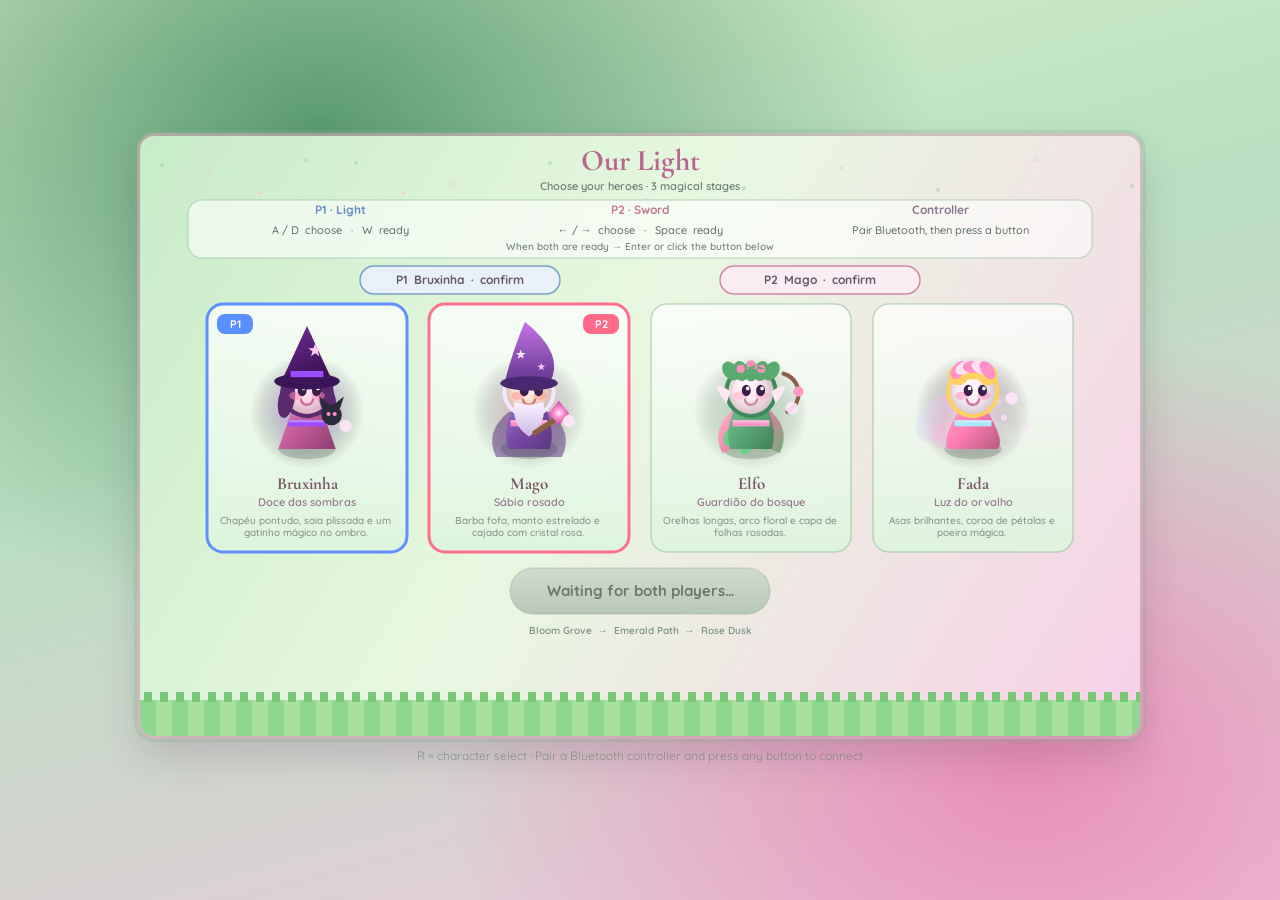
<file: index.html>
<!DOCTYPE html>
<html lang="en">
<head>
  <meta charset="UTF-8" />
  <meta name="viewport" content="width=device-width, initial-scale=1.0" />
  <title>Our Light — Local Co-op</title>
  <link rel="preconnect" href="https://fonts.googleapis.com" />
  <link rel="preconnect" href="https://fonts.gstatic.com" crossorigin />
  <link href="https://fonts.googleapis.com/css2?family=Quicksand:wght@400;600;700&family=Cormorant+Garamond:wght@600;700&display=swap" rel="stylesheet" />
  <style>
    * { margin: 0; padding: 0; box-sizing: border-box; }

    body {
      min-height: 100vh;
      display: flex;
      flex-direction: column;
      align-items: center;
      justify-content: center;
      gap: 12px;
      background:
        radial-gradient(ellipse at 25% 15%, #5a9a70 0%, transparent 45%),
        radial-gradient(ellipse at 80% 85%, #e890b8 0%, transparent 40%),
        linear-gradient(165deg, #d8f0c8 0%, #b8e0c0 40%, #f0c8e0 100%);
      font-family: "Quicksand", system-ui, sans-serif;
      color: #4a3860;
    }

    h1 { display: none; }

    .hint {
      font-size: 0.75rem;
      text-align: center;
      max-width: 640px;
      line-height: 1.4;
      color: #7a8a82;
      opacity: 0.85;
      order: 2;
    }

    canvas {
      display: block;
      border-radius: 14px;
      image-rendering: auto;
      order: 1;
      box-shadow:
        0 0 0 3px rgba(255, 170, 210, 0.4),
        0 0 0 6px rgba(120, 180, 130, 0.25),
        0 18px 40px rgba(80, 40, 80, 0.2);
    }
  </style>
</head>
<body>
  <canvas id="game" width="1000" height="600" aria-label="Our Light"></canvas>
  <p class="hint">R = character select · Pair a Bluetooth controller and press any button to connect</p>

  <script>
    /**
     * ═══════════════════════════════════════════════════════════════════════
     *  OUR LIGHT — soft-pixel co-op (split-screen)
     *  3 stages · Gamepad/Bluetooth · pink + green forest life
     * ═══════════════════════════════════════════════════════════════════════
     */

    const CANVAS_W = 1000;
    const CANVAS_H = 600;
    const VIEW_W = 500;
    const VIEW_H = 600;
    const PLAYER_RADIUS = 16;
    const ENEMY_RADIUS = 15;
    const LIGHT_RANGE = 230;
    const LIGHT_FOV = Math.PI / 2.6;
    const SWORD_RANGE = 52;
    const SWORD_DURATION = 0.2;
    const SHARED_MAX_HP = 100;
    const ENEMY_DAMAGE = 10;
    const ENEMY_TOUCH_COOLDOWN = 0.85;
    const DEADZONE = 0.28;

    // ── 3 stages (same maze layout, different living palette) ───────────────
    const STAGES = [
      {
        id: 1,
        name: "Bloom Grove",
        subtitle: "Petals & spring moss",
        floor: ["#c8ecc0", "#b4e0a8", "#9ed090"],
        grass: ["#7ecf78", "#68b868", "#a8e890"],
        wallLit: ["#8fd48a", "#6ebe68", "#52a850"],
        wallDim: ["#6aaa78", "#589868", "#487858"],
        trunk: ["#a87858", "#8a6048", "#6e4a38"],
        canopy: ["#6ecf80", "#90e0a0", "#ffb0d0", "#ffe0f0"],
        flowers: ["#ff90c0", "#ffb8d8", "#fff0a0", "#90e8b0", "#e8a0ff"],
        mist: "rgba(180, 230, 170, 0.35)",
        fog: "#2a4838",
        ambient: "#e8f8e0",
        particle: "rgba(255, 200, 230, 0.7)",
      },
      {
        id: 2,
        name: "Emerald Path",
        subtitle: "Deep green heart of the woods",
        floor: ["#98d888", "#7ec878", "#68b868"],
        grass: ["#50b060", "#3a9850", "#78d070"],
        wallLit: ["#58b868", "#40a058", "#2e8848"],
        wallDim: ["#3a8060", "#307050", "#285848"],
        trunk: ["#785840", "#5e4430", "#4a3428"],
        canopy: ["#40a858", "#58c070", "#88e098", "#c0f0c8"],
        flowers: ["#ffe080", "#ff90b0", "#a0ffc0", "#90d0ff", "#ffc090"],
        mist: "rgba(120, 200, 140, 0.4)",
        fog: "#1e4030",
        ambient: "#d0f0c8",
        particle: "rgba(180, 255, 200, 0.65)",
      },
      {
        id: 3,
        name: "Rose Dusk",
        subtitle: "Sunset meadow, soft pink light",
        floor: ["#e8d0b8", "#d8e8b0", "#c8d898"],
        grass: ["#a8c870", "#90b860", "#e8a0b8"],
        wallLit: ["#d898b0", "#b88098", "#88b878"],
        wallDim: ["#887868", "#6e6858", "#586850"],
        trunk: ["#906050", "#784838", "#603828"],
        canopy: ["#e890b8", "#f0b0d0", "#70c080", "#ffe8c0"],
        flowers: ["#ff70b0", "#ffd0e8", "#ffe8a0", "#c090ff", "#90e8c0"],
        mist: "rgba(255, 180, 210, 0.4)",
        fog: "#403040",
        ambient: "#f8e8f0",
        particle: "rgba(255, 160, 200, 0.75)",
      },
    ];

    const CHARACTERS = {
      bruxinha: {
        id: "bruxinha", name: "Bruxinha", title: "Doce das sombras",
        blurb: "Chapéu pontudo, saia plissada e um gatinho mágico no ombro.",
        skin: "#ffd4e8", blush: "#ff8ab8", hair: "#5a2a6e",
        outfit: "#c45a9a", accent: "#9b4dff", glow: "rgba(180, 100, 255, 0.55)",
      },
      mago: {
        id: "mago", name: "Mago", title: "Sábio rosado",
        blurb: "Barba fofa, manto estrelado e cajado com cristal rosa.",
        skin: "#ffe0d4", blush: "#ff9a8a", hair: "#f0e8ff",
        outfit: "#7a4aaa", accent: "#ff8ec8", glow: "rgba(255, 140, 200, 0.5)",
      },
      elfo: {
        id: "elfo", name: "Elfo", title: "Guardião do bosque",
        blurb: "Orelhas longas, arco floral e capa de folhas rosadas.",
        skin: "#ffe8f0", blush: "#ffb0c8", hair: "#3d8a5a",
        outfit: "#5aaa78", accent: "#ff9ac8", glow: "rgba(120, 220, 160, 0.45)",
      },
      fada: {
        id: "fada", name: "Fada", title: "Luz do orvalho",
        blurb: "Asas brilhantes, coroa de pétalas e poeira mágica.",
        skin: "#fff0f8", blush: "#ff90c0", hair: "#ffd060",
        outfit: "#ff7eb3", accent: "#a8e8ff", glow: "rgba(255, 200, 240, 0.65)",
      },
    };
    const CHAR_ORDER = ["bruxinha", "mago", "elfo", "fada"];

    // ── História de abertura (Raizancião) ───────────────────────────────────
    const STORY = {
      name: "Raizancião",
      title: "o Gigante das Raízes Antigas",
      pages: [
        "Ouçam bem, viajantes… Eu sou o Raizancião. Há mil invernos, abriguei esta floresta no meu peito de pedra, musgo e memória.",
        "Outrora, pétalas e luz dançavam entre as árvores. Mas a Sombra Cheia despertou — e fantasmas de capa roubaram o brilho dos bosques.",
        "Hoje, só quem carrega uma lanterna enxerga o caminho. E só quem empunha coragem pode ferir o que a escuridão esconde.",
        "Dois corações devem caminhar juntos: um para revelar, outro para proteger. Esse é o preço da luz — confiar quando um não vê o que o outro vê.",
        "Três bosques ainda clamam por socorro: o Jardim em Flor, a Trilha Esmeralda e o Crepúsculo Rosado. Derrotem os cinco fantasmas de cada um.",
        "Vocês já escolheram seu caminho. Agora entrem na floresta, acendam nossa esperança… e que a nossa luz nunca se apague.",
      ],
    };

    const clamp = (v, a, b) => Math.max(a, Math.min(b, v));
    const dist = (ax, ay, bx, by) => Math.hypot(bx - ax, by - ay);
    const pix = (v) => Math.round(v); // soft-pixel snap

    function pointInLightCone(px, py, ox, oy, angle, range, fov) {
      const dx = px - ox, dy = py - oy, d = Math.hypot(dx, dy);
      if (d > range) return false;
      if (d < 0.001) return true;
      let diff = Math.atan2(dy, dx) - angle;
      while (diff > Math.PI) diff -= Math.PI * 2;
      while (diff < -Math.PI) diff += Math.PI * 2;
      return Math.abs(diff) <= fov / 2;
    }

    function rectHitsLightCone(rect, ox, oy, angle, range, fov) {
      const s = [
        [rect.x + rect.w / 2, rect.y + rect.h / 2],
        [rect.x, rect.y], [rect.x + rect.w, rect.y],
        [rect.x, rect.y + rect.h], [rect.x + rect.w, rect.y + rect.h],
        [rect.x + rect.w / 2, rect.y], [rect.x + rect.w / 2, rect.y + rect.h],
        [rect.x, rect.y + rect.h / 2], [rect.x + rect.w, rect.y + rect.h / 2],
      ];
      return s.some(([x, y]) => pointInLightCone(x, y, ox, oy, angle, range, fov));
    }

    function circleHitsLightCone(cx, cy, r, ox, oy, angle, range, fov) {
      if (pointInLightCone(cx, cy, ox, oy, angle, range, fov)) return true;
      for (let i = 0; i < 10; i++) {
        const a = (i / 10) * Math.PI * 2;
        if (pointInLightCone(cx + Math.cos(a) * r, cy + Math.sin(a) * r, ox, oy, angle, range, fov)) return true;
      }
      return false;
    }

    function roundRect(ctx, x, y, w, h, r) {
      const rr = Math.min(r, w / 2, h / 2);
      ctx.beginPath();
      ctx.moveTo(x + rr, y);
      ctx.arcTo(x + w, y, x + w, y + h, rr);
      ctx.arcTo(x + w, y + h, x, y + h, rr);
      ctx.arcTo(x, y + h, x, y, rr);
      ctx.arcTo(x, y, x + w, y, rr);
      ctx.closePath();
    }

    function axisDead(v) {
      return Math.abs(v) < DEADZONE ? 0 : v;
    }

    // ═══════════════════════════════════════════════════════════════════════
    //  CharacterArt (unchanged look — soft shading + accessories)
    // ═══════════════════════════════════════════════════════════════════════
    const CharacterArt = {
      draw(ctx, charId, x, y, scale, facing, time, attacking, attackProgress) {
        const c = CHARACTERS[charId];
        ctx.save();
        ctx.translate(x, y);
        ctx.scale(scale, scale);

        ctx.beginPath();
        ctx.ellipse(0, 18, 14, 5, 0, 0, Math.PI * 2);
        ctx.fillStyle = "rgba(40, 60, 40, 0.22)";
        ctx.fill();

        const aura = ctx.createRadialGradient(0, 0, 2, 0, 0, 28);
        aura.addColorStop(0, c.glow);
        aura.addColorStop(1, "rgba(0,0,0,0)");
        ctx.fillStyle = aura;
        ctx.beginPath();
        ctx.arc(0, 0, 28, 0, Math.PI * 2);
        ctx.fill();

        if (charId === "fada") this._fairyWings(ctx, time);
        if (charId === "elfo") this._elfCape(ctx);
        if (charId === "mago") this._mageRobeBack(ctx);

        this._body(ctx, c, charId);
        this._head(ctx, c, charId, facing);

        if (charId === "bruxinha") this._witchExtras(ctx, c, time);
        if (charId === "mago") this._mageExtras(ctx, c, facing);
        if (charId === "elfo") this._elfExtras(ctx, c, facing);
        if (charId === "fada") this._fairyExtras(ctx, c, time);

        ctx.beginPath();
        ctx.arc(Math.cos(facing) * 20, Math.sin(facing) * 20, 3, 0, Math.PI * 2);
        ctx.fillStyle = "rgba(255, 230, 250, 0.9)";
        ctx.fill();

        if (attacking) {
          const p = attackProgress || 0;
          const sweep = Math.PI * 0.95;
          const start = facing - sweep / 2 + p * 0.25;
          const end = start + sweep * Math.min(1, p * 1.35);
          ctx.beginPath();
          ctx.arc(0, 0, 30, start, end);
          ctx.strokeStyle = `rgba(255, 180, 220, ${0.95 - p * 0.55})`;
          ctx.lineWidth = 5;
          ctx.lineCap = "round";
          ctx.stroke();
          ctx.beginPath();
          ctx.moveTo(0, 0);
          ctx.arc(0, 0, 26, start, end);
          ctx.closePath();
          ctx.fillStyle = `rgba(255, 140, 200, ${0.28 * (1 - p)})`;
          ctx.fill();
        }
        ctx.restore();
      },

      _body(ctx, c, charId) {
        const bodyGrad = ctx.createLinearGradient(-12, -4, 12, 16);
        bodyGrad.addColorStop(0, this._lighten(c.outfit, 0.25));
        bodyGrad.addColorStop(0.45, c.outfit);
        bodyGrad.addColorStop(1, this._darken(c.outfit, 0.25));
        ctx.beginPath();
        if (charId === "fada") {
          ctx.moveTo(-6, -2); ctx.quadraticCurveTo(-16, 14, -12, 18);
          ctx.lineTo(12, 18); ctx.quadraticCurveTo(16, 14, 6, -2);
        } else if (charId === "bruxinha") {
          ctx.moveTo(-7, -2); ctx.lineTo(-14, 18); ctx.lineTo(14, 18); ctx.lineTo(7, -2);
        } else {
          ctx.moveTo(-8, -2); ctx.quadraticCurveTo(-13, 10, -10, 18);
          ctx.lineTo(10, 18); ctx.quadraticCurveTo(13, 10, 8, -2);
        }
        ctx.closePath();
        ctx.fillStyle = bodyGrad;
        ctx.fill();
        ctx.fillStyle = c.accent;
        ctx.fillRect(-9, 4, 18, 3);
        ctx.fillStyle = "rgba(255,255,255,0.35)";
        ctx.fillRect(-9, 4, 18, 1);
      },

      _head(ctx, c, charId, facing) {
        ctx.beginPath();
        ctx.arc(0, -10, 13, 0, Math.PI * 2);
        ctx.fillStyle = c.hair;
        ctx.fill();

        const headGrad = ctx.createRadialGradient(-3, -13, 2, 0, -10, 12);
        headGrad.addColorStop(0, "#fff8fc");
        headGrad.addColorStop(0.4, c.skin);
        headGrad.addColorStop(1, this._darken(c.skin, 0.18));
        ctx.beginPath();
        ctx.arc(0, -10, 11, 0, Math.PI * 2);
        ctx.fillStyle = headGrad;
        ctx.fill();

        if (charId === "elfo") {
          ctx.fillStyle = c.skin;
          ctx.beginPath();
          ctx.moveTo(-10, -10); ctx.quadraticCurveTo(-22, -18, -12, -4); ctx.closePath(); ctx.fill();
          ctx.beginPath();
          ctx.moveTo(10, -10); ctx.quadraticCurveTo(22, -18, 12, -4); ctx.closePath(); ctx.fill();
        }

        ctx.fillStyle = c.hair;
        ctx.beginPath();
        ctx.ellipse(0, -16, 11, 6, 0, Math.PI, Math.PI * 2);
        ctx.fill();
        if (charId === "bruxinha") {
          ctx.beginPath();
          ctx.ellipse(-10, -6, 4, 9, 0.2, 0, Math.PI * 2);
          ctx.ellipse(10, -6, 4, 9, -0.2, 0, Math.PI * 2);
          ctx.fill();
        }
        if (charId === "fada") {
          ctx.beginPath();
          ctx.arc(-7, -18, 5, 0, Math.PI * 2);
          ctx.arc(7, -18, 5, 0, Math.PI * 2);
          ctx.fill();
        }

        ctx.fillStyle = c.blush;
        ctx.globalAlpha = 0.55;
        ctx.beginPath();
        ctx.ellipse(-5.5, -8, 3.2, 2, 0, 0, Math.PI * 2);
        ctx.ellipse(5.5, -8, 3.2, 2, 0, 0, Math.PI * 2);
        ctx.fill();
        ctx.globalAlpha = 1;

        const lookX = Math.cos(facing) * 1.2;
        ctx.fillStyle = "#3a2048";
        ctx.beginPath();
        ctx.ellipse(-3.5 + lookX, -10.5, 2.2, 2.8, 0, 0, Math.PI * 2);
        ctx.ellipse(3.5 + lookX, -10.5, 2.2, 2.8, 0, 0, Math.PI * 2);
        ctx.fill();
        ctx.fillStyle = "#fff";
        ctx.beginPath();
        ctx.arc(-2.8 + lookX, -11.5, 0.9, 0, Math.PI * 2);
        ctx.arc(4.2 + lookX, -11.5, 0.9, 0, Math.PI * 2);
        ctx.fill();

        ctx.strokeStyle = this._darken(c.blush, 0.2);
        ctx.lineWidth = 1.2;
        ctx.lineCap = "round";
        ctx.beginPath();
        ctx.arc(0, -6.5, 3, 0.15, Math.PI - 0.15);
        ctx.stroke();

        if (charId === "mago") {
          const beard = ctx.createLinearGradient(0, -4, 0, 10);
          beard.addColorStop(0, "#f8f0ff");
          beard.addColorStop(1, "#d0c0e8");
          ctx.fillStyle = beard;
          ctx.beginPath();
          ctx.moveTo(-7, -5);
          ctx.quadraticCurveTo(-9, 6, 0, 12);
          ctx.quadraticCurveTo(9, 6, 7, -5);
          ctx.quadraticCurveTo(0, -2, -7, -5);
          ctx.fill();
        }
      },

      _witchExtras(ctx, c, time) {
        const hat = ctx.createLinearGradient(-8, -40, 8, -8);
        hat.addColorStop(0, "#6b2a8a"); hat.addColorStop(0.5, "#4a1a68"); hat.addColorStop(1, "#2a0a40");
        ctx.fillStyle = hat;
        ctx.beginPath();
        ctx.moveTo(0, -42); ctx.lineTo(12, -16); ctx.lineTo(-12, -16); ctx.closePath();
        ctx.fill();
        ctx.beginPath();
        ctx.ellipse(0, -15, 16, 4, 0, 0, Math.PI * 2);
        ctx.fillStyle = "#3a1558";
        ctx.fill();
        ctx.fillStyle = c.accent;
        ctx.fillRect(-8, -20, 16, 3);
        this._star(ctx, 4, -30, 3.5, "#ffd0f0");

        const bob = Math.sin(time * 3) * 1.2;
        ctx.save();
        ctx.translate(12, 2 + bob);
        ctx.fillStyle = "#2a2a38";
        ctx.beginPath(); ctx.arc(0, 0, 5, 0, Math.PI * 2); ctx.fill();
        ctx.beginPath();
        ctx.moveTo(-4, -3); ctx.lineTo(-6, -9); ctx.lineTo(-1, -5);
        ctx.moveTo(4, -3); ctx.lineTo(6, -9); ctx.lineTo(1, -5);
        ctx.fill();
        ctx.fillStyle = "#ff90c8";
        ctx.beginPath();
        ctx.arc(-1.5, -0.5, 1, 0, Math.PI * 2);
        ctx.arc(1.5, -0.5, 1, 0, Math.PI * 2);
        ctx.fill();
        ctx.restore();
      },

      _mageRobeBack(ctx) {
        ctx.fillStyle = "rgba(80, 40, 120, 0.5)";
        ctx.beginPath();
        ctx.moveTo(-10, 0);
        ctx.quadraticCurveTo(-22, 10, -16, 22);
        ctx.lineTo(16, 22);
        ctx.quadraticCurveTo(22, 10, 10, 0);
        ctx.fill();
      },

      _mageExtras(ctx, c, facing) {
        const hat = ctx.createLinearGradient(0, -45, 0, -12);
        hat.addColorStop(0, "#c878e8"); hat.addColorStop(1, "#5a3088");
        ctx.fillStyle = hat;
        ctx.beginPath();
        ctx.moveTo(-2, -44);
        ctx.quadraticCurveTo(18, -28, 10, -14);
        ctx.lineTo(-12, -14);
        ctx.quadraticCurveTo(-8, -30, -2, -44);
        ctx.fill();
        ctx.beginPath();
        ctx.ellipse(0, -14, 14, 3.5, 0, 0, Math.PI * 2);
        ctx.fillStyle = "#4a2870";
        ctx.fill();
        this._star(ctx, -4, -28, 2.5, "#ffe8ff");
        this._star(ctx, 6, -22, 2, "#ffc0e8");

        const sx = Math.cos(facing + 0.4) * 18;
        const sy = Math.sin(facing + 0.4) * 18;
        ctx.strokeStyle = "#8a6040";
        ctx.lineWidth = 2.5;
        ctx.lineCap = "round";
        ctx.beginPath();
        ctx.moveTo(sx * 0.2, sy * 0.2 + 8);
        ctx.lineTo(sx, sy - 8);
        ctx.stroke();
        const cg = ctx.createRadialGradient(sx, sy - 10, 0, sx, sy - 10, 6);
        cg.addColorStop(0, "#fff0ff"); cg.addColorStop(0.4, "#ff90d0"); cg.addColorStop(1, "#c040a0");
        ctx.fillStyle = cg;
        ctx.beginPath();
        ctx.moveTo(sx, sy - 16); ctx.lineTo(sx + 5, sy - 10);
        ctx.lineTo(sx, sy - 4); ctx.lineTo(sx - 5, sy - 10);
        ctx.closePath();
        ctx.fill();
      },

      _elfCape(ctx) {
        const cape = ctx.createLinearGradient(-14, 0, 14, 20);
        cape.addColorStop(0, "#ffb0c8"); cape.addColorStop(0.5, "#e878a0"); cape.addColorStop(1, "#7aaa78");
        ctx.fillStyle = cape;
        ctx.beginPath();
        ctx.moveTo(-8, -2);
        ctx.quadraticCurveTo(-20, 8, -14, 20);
        ctx.lineTo(0, 14);
        ctx.lineTo(14, 20);
        ctx.quadraticCurveTo(20, 8, 8, -2);
        ctx.fill();
        ctx.fillStyle = "#6ecf88";
        for (const [lx, ly] of [[-10, 12], [8, 14], [-2, 16]]) {
          ctx.beginPath();
          ctx.ellipse(lx, ly, 3, 5, 0.4, 0, Math.PI * 2);
          ctx.fill();
        }
      },

      _elfExtras(ctx, c, facing) {
        ctx.fillStyle = "#5aaa70";
        for (let i = -2; i <= 2; i++) {
          ctx.beginPath();
          ctx.ellipse(i * 5, -20, 3.5, 5, i * 0.3, 0, Math.PI * 2);
          ctx.fill();
        }
        ctx.fillStyle = "#ff90b8";
        ctx.beginPath();
        ctx.arc(-5, -21, 2, 0, Math.PI * 2);
        ctx.arc(5, -21, 2, 0, Math.PI * 2);
        ctx.arc(0, -23, 2.2, 0, Math.PI * 2);
        ctx.fill();
        const ax = Math.cos(facing - 0.5) * 16;
        const ay = Math.sin(facing - 0.5) * 16;
        ctx.strokeStyle = "#8a6048";
        ctx.lineWidth = 2;
        ctx.beginPath();
        ctx.arc(ax, ay, 10, facing - 1.2, facing + 1.2);
        ctx.stroke();
        ctx.fillStyle = c.accent;
        ctx.beginPath();
        ctx.arc(ax + Math.cos(facing) * 10, ay + Math.sin(facing) * 10, 2.5, 0, Math.PI * 2);
        ctx.fill();
      },

      _fairyWings(ctx, time) {
        const flap = Math.sin(time * 8) * 0.25;
        ctx.save();
        ctx.globalAlpha = 0.55;
        const wg = ctx.createLinearGradient(-28, -10, -4, 8);
        wg.addColorStop(0, "rgba(200, 240, 255, 0.9)");
        wg.addColorStop(0.5, "rgba(255, 180, 230, 0.7)");
        wg.addColorStop(1, "rgba(255, 255, 255, 0.2)");
        ctx.save(); ctx.rotate(-0.4 + flap);
        ctx.fillStyle = wg;
        ctx.beginPath(); ctx.ellipse(-16, -4, 14, 9, -0.3, 0, Math.PI * 2); ctx.fill();
        ctx.beginPath(); ctx.ellipse(-14, 6, 10, 7, 0.2, 0, Math.PI * 2); ctx.fill();
        ctx.restore();
        ctx.save(); ctx.rotate(0.4 - flap);
        ctx.fillStyle = wg;
        ctx.beginPath(); ctx.ellipse(16, -4, 14, 9, 0.3, 0, Math.PI * 2); ctx.fill();
        ctx.beginPath(); ctx.ellipse(14, 6, 10, 7, -0.2, 0, Math.PI * 2); ctx.fill();
        ctx.restore();
        ctx.restore();
      },

      _fairyExtras(ctx, c, time) {
        for (let i = 0; i < 5; i++) {
          const a = -Math.PI / 2 + (i - 2) * 0.45;
          ctx.fillStyle = i % 2 === 0 ? "#ff90c8" : "#ffe0f0";
          ctx.beginPath();
          ctx.ellipse(Math.cos(a) * 9, -18 + Math.sin(a) * 4, 3, 5, a, 0, Math.PI * 2);
          ctx.fill();
        }
        for (let i = 0; i < 6; i++) {
          const px = Math.cos(time * 2 + i) * (18 + i * 2);
          const py = Math.sin(time * 2.5 + i * 1.3) * 12 - 4;
          ctx.fillStyle = `rgba(255, 220, 250, ${0.4 + 0.4 * Math.sin(time * 4 + i)})`;
          ctx.beginPath();
          ctx.arc(px, py, 1.5, 0, Math.PI * 2);
          ctx.fill();
        }
      },

      _star(ctx, x, y, r, color) {
        ctx.fillStyle = color;
        ctx.beginPath();
        for (let i = 0; i < 5; i++) {
          const a = -Math.PI / 2 + (i * Math.PI * 2) / 5;
          const a2 = a + Math.PI / 5;
          if (i === 0) ctx.moveTo(x + Math.cos(a) * r, y + Math.sin(a) * r);
          else ctx.lineTo(x + Math.cos(a) * r, y + Math.sin(a) * r);
          ctx.lineTo(x + Math.cos(a2) * r * 0.4, y + Math.sin(a2) * r * 0.4);
        }
        ctx.closePath();
        ctx.fill();
      },

      _lighten(hex, amt) { return this._mix(hex, "#ffffff", amt); },
      _darken(hex, amt) { return this._mix(hex, "#000000", amt); },
      _mix(a, b, t) {
        const pa = this._parse(a), pb = this._parse(b);
        return `rgb(${Math.round(pa.r+(pb.r-pa.r)*t)},${Math.round(pa.g+(pb.g-pa.g)*t)},${Math.round(pa.b+(pb.b-pa.b)*t)})`;
      },
      _parse(hex) {
        const h = hex.replace("#", "");
        return { r: parseInt(h.slice(0,2),16), g: parseInt(h.slice(2,4),16), b: parseInt(h.slice(4,6),16) };
      },
    };

    // ═══════════════════════════════════════════════════════════════════════
    //  Raizancião — gigante ancião narrador
    // ═══════════════════════════════════════════════════════════════════════
    const StorytellerArt = {
      /** Gigante ancião amigável — estilo dos heróis, sentado no toco */
      draw(ctx, x, y, scale, time) {
        ctx.save();
        ctx.translate(x, y);
        ctx.scale(scale, scale);

        const bob = Math.sin(time * 1.1) * 1.5;

        // Sombra
        ctx.fillStyle = "rgba(50, 70, 50, 0.18)";
        ctx.beginPath();
        ctx.ellipse(0, 88, 55, 12, 0, 0, Math.PI * 2);
        ctx.fill();

        // Toco de árvore (assento)
        ctx.fillStyle = "#7a5848";
        ctx.fillRect(-50, 55, 100, 28);
        ctx.fillStyle = "#9a7060";
        ctx.fillRect(-50, 55, 100, 8);
        ctx.fillStyle = "#5a4038";
        ctx.fillRect(-42, 70, 84, 14);

        // Manto verde musgo (corpo arredondado)
        const robe = ctx.createLinearGradient(-40, 10, 40, 70);
        robe.addColorStop(0, "#98d8a0");
        robe.addColorStop(0.5, "#68b878");
        robe.addColorStop(1, "#489858");
        ctx.fillStyle = robe;
        ctx.beginPath();
        ctx.moveTo(-38, 20);
        ctx.quadraticCurveTo(-48, 50, -35, 68);
        ctx.lineTo(35, 68);
        ctx.quadraticCurveTo(48, 50, 38, 20);
        ctx.closePath();
        ctx.fill();

        // Braços grossos e fofos
        ctx.fillStyle = "#78c088";
        ctx.beginPath();
        ctx.ellipse(-42, 38, 14, 20, 0.4, 0, Math.PI * 2);
        ctx.ellipse(42, 38, 14, 20, -0.4, 0, Math.PI * 2);
        ctx.fill();

        // Mãos
        ctx.fillStyle = "#ffd8e8";
        ctx.beginPath();
        ctx.arc(-48, 52 + bob * 0.2, 9, 0, Math.PI * 2);
        ctx.arc(48, 52 + bob * 0.2, 9, 0, Math.PI * 2);
        ctx.fill();

        // Orbe de luz nas mãos
        const orb = ctx.createRadialGradient(0, 48, 2, 0, 48, 22);
        orb.addColorStop(0, "rgba(255, 255, 220, 0.95)");
        orb.addColorStop(0.5, "rgba(255, 200, 140, 0.6)");
        orb.addColorStop(1, "rgba(255, 160, 200, 0)");
        ctx.fillStyle = orb;
        ctx.beginPath();
        ctx.arc(0, 48 + bob * 0.2, 20 + Math.sin(time * 2) * 2, 0, Math.PI * 2);
        ctx.fill();

        // Cabeça grande e redonda
        const headGrad = ctx.createRadialGradient(-6, -28, 4, 0, -22, 32);
        headGrad.addColorStop(0, "#fff4f8");
        headGrad.addColorStop(0.5, "#ffd0e0");
        headGrad.addColorStop(1, "#e8a8c0");
        ctx.fillStyle = headGrad;
        ctx.beginPath();
        ctx.arc(0, -22 + bob * 0.3, 30, 0, Math.PI * 2);
        ctx.fill();

        // Coroa de folhas e flores
        for (let i = -2; i <= 2; i++) {
          ctx.fillStyle = i % 2 === 0 ? "#90e0a0" : "#ffb0d0";
          ctx.beginPath();
          ctx.ellipse(i * 11, -48 + bob * 0.3, 5, 7, i * 0.2, 0, Math.PI * 2);
          ctx.fill();
        }

        // Cabelo prateado nas laterais
        ctx.fillStyle = "#d8d0e8";
        ctx.beginPath();
        ctx.ellipse(-28, -18 + bob * 0.3, 8, 14, 0.2, 0, Math.PI * 2);
        ctx.ellipse(28, -18 + bob * 0.3, 8, 14, -0.2, 0, Math.PI * 2);
        ctx.fill();

        // Sobrancelhas fofas
        ctx.strokeStyle = "#a08098";
        ctx.lineWidth = 2.5;
        ctx.lineCap = "round";
        ctx.beginPath();
        ctx.moveTo(-14, -30 + bob * 0.3);
        ctx.quadraticCurveTo(-7, -34, 0, -30);
        ctx.moveTo(0, -30 + bob * 0.3);
        ctx.quadraticCurveTo(7, -34, 14, -30);
        ctx.stroke();

        // Olhos bondosos
        ctx.fillStyle = "#4a3058";
        ctx.beginPath();
        ctx.arc(-10, -24 + bob * 0.3, 3.5, 0, Math.PI * 2);
        ctx.arc(10, -24 + bob * 0.3, 3.5, 0, Math.PI * 2);
        ctx.fill();
        ctx.fillStyle = "#fff";
        ctx.beginPath();
        ctx.arc(-8.5, -25.5 + bob * 0.3, 1.2, 0, Math.PI * 2);
        ctx.arc(11.5, -25.5 + bob * 0.3, 1.2, 0, Math.PI * 2);
        ctx.fill();

        // Bochechas rosadas
        ctx.fillStyle = "rgba(255, 140, 180, 0.45)";
        ctx.beginPath();
        ctx.ellipse(-16, -16 + bob * 0.3, 6, 4, 0, 0, Math.PI * 2);
        ctx.ellipse(16, -16 + bob * 0.3, 6, 4, 0, 0, Math.PI * 2);
        ctx.fill();

        // Narizinho
        ctx.fillStyle = "#e8a0b8";
        ctx.beginPath();
        ctx.arc(0, -18 + bob * 0.3, 3, 0, Math.PI * 2);
        ctx.fill();

        // Sorriso gentil
        ctx.strokeStyle = "#b07088";
        ctx.lineWidth = 2;
        ctx.beginPath();
        ctx.arc(0, -12 + bob * 0.3, 8, 0.2, Math.PI - 0.2);
        ctx.stroke();

        // Barba longa e fofa (branca com rosa)
        const beard = ctx.createLinearGradient(0, -8, 0, 42);
        beard.addColorStop(0, "#f8f0ff");
        beard.addColorStop(0.4, "#e8d8f0");
        beard.addColorStop(1, "#c8b0d8");
        ctx.fillStyle = beard;
        ctx.beginPath();
        ctx.moveTo(-18, -8 + bob * 0.2);
        ctx.quadraticCurveTo(-24, 18, -10, 38 + bob);
        ctx.quadraticCurveTo(0, 44 + bob, 10, 38 + bob);
        ctx.quadraticCurveTo(24, 18, 18, -8 + bob * 0.2);
        ctx.quadraticCurveTo(0, 0, -18, -8);
        ctx.fill();

        ctx.restore();
      },
    };

    // ═══════════════════════════════════════════════════════════════════════
    //  GameMap — living soft-pixel forest
    // ═══════════════════════════════════════════════════════════════════════
    class GameMap {
      constructor(stageIndex) {
        this.stageIndex = stageIndex;
        this.theme = STAGES[stageIndex];
        this.walls = [];
        this.trees = [];
        this.flowers = [];
        this.bushes = [];
        this.fireflies = [];
        this.worldW = 1680;
        this.worldH = 1260;
        this._build();
      }

      _build() {
        const W = this.worldW, H = this.worldH, T = 48;
        this.walls.push(
          { x: 0, y: 0, w: W, h: T, revelado: false },
          { x: 0, y: H - T, w: W, h: T, revelado: false },
          { x: 0, y: 0, w: T, h: H, revelado: false },
          { x: W - T, y: 0, w: T, h: H, revelado: false }
        );
        const blocks = [
          [220, 180, 40, 380], [220, 180, 340, 40], [520, 180, 40, 260],
          [360, 420, 220, 40], [740, 100, 40, 300], [740, 420, 300, 40],
          [980, 220, 40, 380], [1100, 220, 300, 40], [420, 580, 40, 300],
          [420, 580, 400, 40], [780, 580, 40, 280], [220, 820, 280, 40],
          [580, 740, 220, 40], [1140, 500, 40, 360], [1300, 660, 220, 40],
          [260, 1020, 500, 40], [900, 900, 40, 200], [1060, 900, 340, 40],
          [500, 300, 160, 40], [1420, 340, 40, 280], [640, 980, 40, 160],
          [1480, 180, 40, 200], [1200, 1100, 280, 40],
        ];
        for (const [x, y, w, h] of blocks) this.walls.push({ x, y, w, h, revelado: false });

        const treeSpots = [
          [140, 140], [300, 500], [600, 140], [880, 320], [1050, 160],
          [400, 720], [700, 860], [950, 700], [1250, 420], [1500, 700],
          [180, 980], [560, 1100], [1100, 1050], [1400, 980], [800, 520],
          [1280, 240], [340, 300], [1520, 480], [200, 600], [1600, 900],
          [480, 200], [1000, 480], [720, 1100],
        ];
        for (const [tx, ty] of treeSpots) {
          this.trees.push({
            x: pix(tx), y: pix(ty),
            trunkH: 24 + ((tx + ty) % 5) * 4,
            size: 3 + ((tx * 3 + ty) % 3),
          });
        }

        for (let i = 0; i < 100; i++) {
          this.flowers.push({
            x: 60 + ((i * 137) % (W - 120)),
            y: 60 + ((i * 89) % (H - 120)),
            color: this.theme.flowers[i % this.theme.flowers.length],
            size: 2 + (i % 3),
          });
        }

        for (let i = 0; i < 35; i++) {
          this.bushes.push({
            x: 80 + ((i * 211) % (W - 160)),
            y: 80 + ((i * 173) % (H - 160)),
            w: 18 + (i % 4) * 6,
          });
        }

        for (let i = 0; i < 45; i++) {
          this.fireflies.push({
            x: Math.random() * W, y: Math.random() * H,
            phase: Math.random() * Math.PI * 2,
            speed: 0.4 + Math.random() * 0.8,
          });
        }
      }

      resetRevelation() {
        for (const wall of this.walls) wall.revelado = false;
      }

      resolveCircleCollision(x, y, radius) {
        let nx = x, ny = y;
        for (const wall of this.walls) {
          const closestX = clamp(nx, wall.x, wall.x + wall.w);
          const closestY = clamp(ny, wall.y, wall.y + wall.h);
          const dx = nx - closestX, dy = ny - closestY, d2 = dx * dx + dy * dy;
          if (d2 < radius * radius) {
            if (d2 === 0) {
              const left = nx - wall.x, right = wall.x + wall.w - nx;
              const top = ny - wall.y, bottom = wall.y + wall.h - ny;
              const min = Math.min(left, right, top, bottom);
              if (min === left) nx = wall.x - radius;
              else if (min === right) nx = wall.x + wall.w + radius;
              else if (min === top) ny = wall.y - radius;
              else ny = wall.y + wall.h + radius;
            } else {
              const d = Math.sqrt(d2), push = (radius - d) / d;
              nx += dx * push; ny += dy * push;
            }
          }
        }
        return {
          x: clamp(nx, radius, this.worldW - radius),
          y: clamp(ny, radius, this.worldH - radius),
        };
      }

      updateFireflies(dt) {
        for (const f of this.fireflies) {
          f.phase += dt * f.speed;
          f.x += Math.cos(f.phase) * 12 * dt;
          f.y += Math.sin(f.phase * 0.7) * 10 * dt;
        }
      }

      /** Soft checkered grass floor — no black void */
      drawFloor(ctx, cam, viewW, viewH) {
        const th = this.theme;
        const tile = 32;
        const x0 = Math.floor(cam.x / tile) * tile;
        const y0 = Math.floor(cam.y / tile) * tile;

        for (let y = y0; y < cam.y + viewH + tile; y += tile) {
          for (let x = x0; x < cam.x + viewW + tile; x += tile) {
            const ix = ((x / tile) | 0) + ((y / tile) | 0);
            ctx.fillStyle = th.floor[ix % 3];
            ctx.fillRect(pix(x), pix(y), tile, tile);
            // soft pixel speckles
            if (ix % 5 === 0) {
              ctx.fillStyle = th.grass[ix % 3];
              ctx.fillRect(pix(x) + 8, pix(y) + 10, 4, 4);
              ctx.fillRect(pix(x) + 20, pix(y) + 18, 3, 3);
            }
          }
        }

        // soft light wash
        const wash = ctx.createRadialGradient(
          cam.x + viewW / 2, cam.y + viewH / 2, 40,
          cam.x + viewW / 2, cam.y + viewH / 2, viewW * 0.7
        );
        wash.addColorStop(0, "rgba(255,255,255,0.08)");
        wash.addColorStop(1, th.mist);
        ctx.fillStyle = wash;
        ctx.fillRect(cam.x, cam.y, viewW, viewH);
      }

      drawDecor(ctx, onlyRevealed, time) {
        const th = this.theme;

        // Bushes (soft pixel blobs)
        for (const b of this.bushes) {
          if (onlyRevealed) continue;
          const bx = pix(b.x), by = pix(b.y);
          ctx.fillStyle = th.grass[0];
          ctx.fillRect(bx, by, b.w, 12);
          ctx.fillStyle = th.grass[1];
          ctx.fillRect(bx + 4, by - 6, b.w - 8, 10);
          ctx.fillStyle = th.canopy[1];
          ctx.fillRect(bx + 8, by - 10, Math.max(6, b.w - 14), 8);
        }

        // Flowers
        for (const fl of this.flowers) {
          if (onlyRevealed) continue;
          const fx = pix(fl.x), fy = pix(fl.y);
          ctx.fillStyle = th.grass[2];
          ctx.fillRect(fx, fy, 2, 5);
          ctx.fillStyle = fl.color;
          ctx.fillRect(fx - fl.size, fy - fl.size, fl.size * 2, fl.size * 2);
          ctx.fillStyle = "#fff6c0";
          ctx.fillRect(fx, fy, 2, 2);
        }

        // Soft-pixel trees
        for (const t of this.trees) {
          this._drawSoftPixelTree(ctx, t, th);
        }

        // Fireflies / pollen
        if (!onlyRevealed) {
          for (const f of this.fireflies) {
            const pulse = 0.45 + 0.55 * (0.5 + 0.5 * Math.sin(time * 3 + f.phase));
            const fx = pix(f.x), fy = pix(f.y);
            ctx.fillStyle = th.particle.replace(/[\d.]+\)$/, `${pulse})`);
            ctx.fillRect(fx - 1, fy - 1, 3, 3);
            ctx.globalAlpha = pulse * 0.35;
            ctx.fillRect(fx - 3, fy - 3, 7, 7);
            ctx.globalAlpha = 1;
          }
        }
      }

      _drawSoftPixelTree(ctx, t, th) {
        const x = pix(t.x), y = pix(t.y);
        const s = t.size;
        // trunk
        ctx.fillStyle = th.trunk[1];
        ctx.fillRect(x - 3, y - t.trunkH, 7, t.trunkH);
        ctx.fillStyle = th.trunk[0];
        ctx.fillRect(x - 3, y - t.trunkH, 3, t.trunkH);
        ctx.fillStyle = th.trunk[2];
        ctx.fillRect(x + 2, y - t.trunkH, 2, t.trunkH);

        // canopy blocks (soft pixel, layered)
        const cy = y - t.trunkH - 4;
        const layers = [
          { ox: 0, oy: 0, w: 10 + s * 4, h: 8 + s * 2, c: th.canopy[0] },
          { ox: -6, oy: -6, w: 8 + s * 3, h: 7 + s, c: th.canopy[1] },
          { ox: 4, oy: -8, w: 8 + s * 2, h: 7 + s, c: th.canopy[2] },
          { ox: -2, oy: -14, w: 7 + s * 2, h: 6 + s, c: th.canopy[3] },
        ];
        for (const L of layers) {
          ctx.fillStyle = L.c;
          ctx.fillRect(x - L.w / 2 + L.ox, cy + L.oy, L.w, L.h);
        }
        // highlight
        ctx.fillStyle = "rgba(255,255,255,0.28)";
        ctx.fillRect(x - 4, cy - 12, 5, 4);
      }

      drawWalls(ctx, onlyRevealed) {
        const th = this.theme;
        for (const wall of this.walls) {
          if (onlyRevealed && !wall.revelado) continue;
          const cols = wall.revelado ? th.wallLit : th.wallDim;
          ctx.fillStyle = cols[1];
          ctx.fillRect(wall.x, wall.y, wall.w, wall.h);
          // soft pixel edge
          ctx.fillStyle = cols[0];
          ctx.fillRect(wall.x, wall.y, wall.w, 4);
          ctx.fillRect(wall.x, wall.y, 4, wall.h);
          ctx.fillStyle = cols[2];
          ctx.fillRect(wall.x, wall.y + wall.h - 4, wall.w, 4);
          ctx.fillRect(wall.x + wall.w - 4, wall.y, 4, wall.h);
          // leaf pixels on hedges
          ctx.fillStyle = wall.revelado ? "rgba(255,200,230,0.35)" : "rgba(100,180,120,0.25)";
          for (let i = 0; i < 4; i++) {
            const lx = wall.x + 6 + ((i * 41) % Math.max(8, wall.w - 12));
            const ly = wall.y + 6 + ((i * 27) % Math.max(8, wall.h - 12));
            ctx.fillRect(lx, ly, 5, 5);
          }
        }
      }
    }

    // ═══════════════════════════════════════════════════════════════════════
    class Player {
      constructor({ x, y, role, charId, speed }) {
        this.x = x; this.y = y; this.role = role; this.charId = charId;
        this.speed = speed; this.radius = PLAYER_RADIUS; this.facing = 0;
        this.attacking = false; this.attackTimer = 0; this.attackCooldown = 0;
      }

      move(ix, iy, dt, map) {
        const len = Math.hypot(ix, iy);
        if (len > 0) {
          ix /= len; iy /= len;
          this.x += ix * this.speed * dt;
          this.y += iy * this.speed * dt;
          if (this.role === "warrior" && !this.attacking) this.facing = Math.atan2(iy, ix);
        }
        const r = map.resolveCircleCollision(this.x, this.y, this.radius);
        this.x = r.x; this.y = r.y;
      }

      tryAttack() {
        if (this.role !== "warrior") return;
        if (this.attackCooldown > 0 || this.attacking) return;
        this.attacking = true;
        this.attackTimer = SWORD_DURATION;
        this.attackCooldown = 0.45;
      }

      updateCombat(dt) {
        if (this.attackCooldown > 0) this.attackCooldown -= dt;
        if (this.attacking) {
          this.attackTimer -= dt;
          if (this.attackTimer <= 0) { this.attacking = false; this.attackTimer = 0; }
        }
      }

      get attackProgress() {
        return this.attacking ? 1 - this.attackTimer / SWORD_DURATION : 0;
      }

      draw(ctx, time) {
        CharacterArt.draw(ctx, this.charId, this.x, this.y, 1, this.facing, time, this.attacking, this.attackProgress);
      }

      drawLightCone(ctx) {
        if (this.role !== "lantern") return;
        const half = LIGHT_FOV / 2, a0 = this.facing - half, a1 = this.facing + half;
        ctx.beginPath();
        ctx.moveTo(this.x, this.y);
        for (let i = 0; i <= 18; i++) {
          const a = a0 + (a1 - a0) * (i / 18);
          ctx.lineTo(this.x + Math.cos(a) * LIGHT_RANGE, this.y + Math.sin(a) * LIGHT_RANGE);
        }
        ctx.closePath();
        const grad = ctx.createRadialGradient(this.x, this.y, 0, this.x, this.y, LIGHT_RANGE);
        grad.addColorStop(0, "rgba(255, 240, 220, 0.48)");
        grad.addColorStop(0.4, "rgba(255, 200, 160, 0.2)");
        grad.addColorStop(1, "rgba(255, 180, 120, 0)");
        ctx.fillStyle = grad;
        ctx.fill();
      }
    }

    // ═══════════════════════════════════════════════════════════════════════
    class Enemy {
      constructor(x, y) {
        this.x = x; this.y = y; this.radius = ENEMY_RADIUS; this.speed = 52;
        this.revelado = false; this.alive = true; this.touchCooldown = 0;
        this.phase = Math.random() * Math.PI * 2;
      }

      update(dt, target, map) {
        if (!this.alive) return;
        if (this.touchCooldown > 0) this.touchCooldown -= dt;
        this.phase += dt * 2.5;
        const dx = target.x - this.x, dy = target.y - this.y, d = Math.hypot(dx, dy);
        if (d > 1) {
          this.x += (dx / d) * this.speed * dt;
          this.y += (dy / d) * this.speed * dt;
        }
        this.y += Math.sin(this.phase) * 8 * dt;
        const r = map.resolveCircleCollision(this.x, this.y, this.radius);
        this.x = r.x; this.y = r.y;
      }

      tryHitBySword(warrior) {
        if (!this.alive || !this.revelado || !warrior.attacking) return false;
        if (dist(this.x, this.y, warrior.x, warrior.y) > SWORD_RANGE + this.radius) return false;
        let diff = Math.atan2(this.y - warrior.y, this.x - warrior.x) - warrior.facing;
        while (diff > Math.PI) diff -= Math.PI * 2;
        while (diff < -Math.PI) diff += Math.PI * 2;
        if (Math.abs(diff) > Math.PI * 0.55) return false;
        this.alive = false;
        return true;
      }

      draw(ctx, time) {
        if (!this.alive || !this.revelado) return;
        const bob = Math.sin(time * 3 + this.phase) * 3;
        ctx.save();
        ctx.translate(this.x, this.y + bob);

        ctx.fillStyle = "rgba(60, 20, 50, 0.3)";
        ctx.beginPath(); ctx.arc(0, 0, 26, 0, Math.PI * 2); ctx.fill();

        // soft-pixel cape
        ctx.fillStyle = "#1a1a24";
        ctx.beginPath();
        ctx.moveTo(-12, -4);
        ctx.quadraticCurveTo(-22, 8, -16, 22 + Math.sin(time * 4) * 3);
        ctx.quadraticCurveTo(-6, 16, 0, 20);
        ctx.quadraticCurveTo(6, 16, 16, 22 + Math.cos(time * 4) * 3);
        ctx.quadraticCurveTo(22, 8, 12, -4);
        ctx.closePath();
        ctx.fill();

        ctx.fillStyle = "#12121a";
        ctx.beginPath();
        ctx.arc(0, -4, 12, Math.PI, 0);
        ctx.quadraticCurveTo(14, 8, 0, 14);
        ctx.quadraticCurveTo(-14, 8, -12, -4);
        ctx.fill();

        ctx.fillStyle = "#0a0a10";
        ctx.beginPath();
        ctx.ellipse(0, -2, 7, 8, 0, 0, Math.PI * 2);
        ctx.fill();

        const eyeGlow = 0.7 + 0.3 * Math.sin(time * 5 + this.phase);
        ctx.fillStyle = `rgba(255, 80, 140, ${eyeGlow})`;
        ctx.fillRect(-5, -5, 4, 5);
        ctx.fillRect(2, -5, 4, 5);
        ctx.fillStyle = "#1a0010";
        ctx.fillRect(-3, -3, 2, 2);
        ctx.fillRect(3, -3, 2, 2);

        ctx.restore();
      }
    }

    // ═══════════════════════════════════════════════════════════════════════
    class Game {
      constructor(canvas) {
        this.canvas = canvas;
        this.ctx = canvas.getContext("2d");
        this.keys = Object.create(null);
        this.mouse = { x: VIEW_W / 2, y: VIEW_H / 2 };
        this.state = "select";
        this.time = 0;
        this.stageIndex = 0;
        this.phaseAnnounce = 0;

        // Intro narrativa (depois da seleção)
        this.storyPage = 0;
        this.storyChars = 0;
        this.introFade = 0;
        this.introExit = 0;
        this._introCanAdvance = false;
        this._introAdvanceLock = 0;

        this.selectP1 = 0;
        this.selectP2 = 1;
        this.readyP1 = false;
        this.readyP2 = false;

        // Gamepad edge triggers
        this._padPrev = [{}, {}];
        this.padsConnected = 0;

        this._bindInput();
        this._lastTime = performance.now();
        this.loop = this.loop.bind(this);
      }

      _beginIntro() {
        this.state = "intro";
        this.storyPage = 0;
        this.storyChars = 0;
        this.introFade = 0;
        this.introExit = 0;
        this._introCanAdvance = false;
        this._introAdvanceLock = 0.5;
      }

      startMatch() {
        this.stageIndex = 0;
        this._spawnStage(true);
        this.state = "play";
      }

      _spawnStage(fullReset) {
        const id1 = CHAR_ORDER[this.selectP1];
        const id2 = CHAR_ORDER[this.selectP2];
        this.map = new GameMap(this.stageIndex);

        if (fullReset || !this.player1) {
          this.player1 = new Player({ x: 130, y: 130, role: "lantern", charId: id1, speed: 158 });
          this.player2 = new Player({ x: 190, y: 130, role: "warrior", charId: id2, speed: 148 });
          this.sharedHp = SHARED_MAX_HP;
        } else {
          this.player1.x = 130; this.player1.y = 130;
          this.player2.x = 190; this.player2.y = 130;
          this.sharedHp = Math.min(SHARED_MAX_HP, this.sharedHp + 25);
        }

        this.enemies = [
          new Enemy(480, 320), new Enemy(880, 280), new Enemy(620, 720),
          new Enemy(1320, 520), new Enemy(1020, 1020),
        ];
        this.enemiesDefeated = 0;
        this.totalEnemies = this.enemies.length;
        this.gameOver = false;
        this.victory = false;
        this._stageClearArmed = false;
        this._stageClearTimer = 0;
        this.phaseAnnounce = 2.2;
      }

      nextStage() {
        if (this.stageIndex >= STAGES.length - 1) {
          this.victory = true;
          this.state = "victory";
          return;
        }
        this.stageIndex += 1;
        this._spawnStage(false);
      }

      backToSelect() {
        this.state = "select";
        this.readyP1 = false;
        this.readyP2 = false;
        this.gameOver = false;
        this.victory = false;
      }

      _bindInput() {
        window.addEventListener("keydown", (e) => {
          this.keys[e.code] = true;
          if (["ArrowUp", "ArrowDown", "ArrowLeft", "ArrowRight", "Space"].includes(e.code)) e.preventDefault();

          if (this.state === "intro") {
            if (["Enter", "Space", "KeyW", "ArrowUp", "KeyD", "ArrowRight"].includes(e.code)) {
              this._tryAdvanceStory();
            }
            return;
          }

          if (this.state === "select") {
            this._handleSelectKey(e.code);
            return;
          }
          if (e.code === "Space" && this.state === "play" && !this.gameOver) this.player2.tryAttack();
          if (e.code === "KeyR") this.backToSelect();
          if (e.code === "Enter" && (this.state === "victory" || this.state === "gameover")) this.backToSelect();
        });
        window.addEventListener("keyup", (e) => { this.keys[e.code] = false; });

        this.canvas.addEventListener("mousemove", (e) => {
          const rect = this.canvas.getBoundingClientRect();
          this.mouse.x = (e.clientX - rect.left) * (this.canvas.width / rect.width);
          this.mouse.y = (e.clientY - rect.top) * (this.canvas.height / rect.height);
        });

        this.canvas.addEventListener("click", (e) => {
          const rect = this.canvas.getBoundingClientRect();
          const mx = (e.clientX - rect.left) * (this.canvas.width / rect.width);
          const my = (e.clientY - rect.top) * (this.canvas.height / rect.height);

          if (this.state === "intro") {
            this._tryAdvanceStory();
            return;
          }
          if (this.state !== "select") return;
          this._handleSelectClick(mx, my);
        });

        window.addEventListener("gamepadconnected", () => {});
        window.addEventListener("gamepaddisconnected", () => {});
      }

      /** Poll Bluetooth / USB gamepads via Gamepad API */
      _pollPads() {
        const list = navigator.getGamepads ? navigator.getGamepads() : [];
        const pads = [];
        for (let i = 0; i < list.length; i++) if (list[i]) pads.push(list[i]);
        this.padsConnected = pads.length;
        this.pad1 = pads[0] || null;
        this.pad2 = pads[1] || pads[0] || null; // 1 pad can drive P2 buttons if alone? Better: pad0=P1, pad1=P2
        if (pads.length === 1) {
          this.pad1 = pads[0];
          this.pad2 = null; // single pad → P1 only; keyboard for P2
        }
        return pads;
      }

      _padPressed(padIndex, buttonIndex) {
        const pads = navigator.getGamepads ? navigator.getGamepads() : [];
        const active = [];
        for (let i = 0; i < pads.length; i++) if (pads[i]) active.push(pads[i]);
        const pad = active[padIndex];
        if (!pad || !pad.buttons[buttonIndex]) return false;
        const pressed = pad.buttons[buttonIndex].pressed;
        const key = padIndex + ":" + buttonIndex;
        const was = this._padPrev[padIndex] && this._padPrev[padIndex][buttonIndex];
        if (!this._padPrev[padIndex]) this._padPrev[padIndex] = {};
        this._padPrev[padIndex][buttonIndex] = pressed;
        return pressed && !was;
      }

      _tryAdvanceStory() {
        if (!this._introCanAdvance || this._introAdvanceLock > 0) return;
        this._introAdvanceLock = 0.35;

        if (this.storyPage < STORY.pages.length - 1) {
          this.storyPage += 1;
          this.storyChars = 0;
          this._introCanAdvance = false;
        } else {
          this.introExit = 1;
        }
      }

      _finishIntro() {
        this.startMatch();
      }

      _updateIntro(dt) {
        if (this.introExit > 0) {
          this.introExit -= dt * 1.2;
          if (this.introExit <= 0) this._finishIntro();
          return;
        }

        if (this.introFade < 1) this.introFade = Math.min(1, this.introFade + dt * 0.6);

        const page = STORY.pages[this.storyPage];
        if (this.storyChars < page.length) {
          this.storyChars = Math.min(page.length, this.storyChars + dt * 38);
        } else {
          this._introCanAdvance = true;
        }

        if (this._introAdvanceLock > 0) this._introAdvanceLock -= dt;
      }

      _drawIntroScreen() {
        const ctx = this.ctx;
        const fade = this.introExit > 0 ? clamp(this.introExit, 0, 1) : this.introFade;

        // Céu mágico
        const sky = ctx.createLinearGradient(0, 0, 0, CANVAS_H);
        sky.addColorStop(0, "#2a3850");
        sky.addColorStop(0.4, "#6888a0");
        sky.addColorStop(0.75, "#98c8a0");
        sky.addColorStop(1, "#d0f0c8");
        ctx.fillStyle = sky;
        ctx.fillRect(0, 0, CANVAS_W, CANVAS_H);

        // Estrelas suaves
        for (let i = 0; i < 30; i++) {
          const sx = (i * 137) % CANVAS_W;
          const sy = (i * 71) % 180;
          ctx.globalAlpha = (0.3 + 0.4 * Math.sin(this.time * 2 + i)) * fade;
          ctx.fillStyle = i % 2 === 0 ? "#ffe8c0" : "#d0f0ff";
          ctx.fillRect(sx, sy, 2, 2);
        }
        ctx.globalAlpha = 1;

        // Chão
        ctx.fillStyle = `rgba(100, 150, 100, ${0.5 * fade})`;
        ctx.fillRect(0, 500, CANVAS_W, 100);

        // Título
        ctx.textAlign = "center";
        ctx.font = "700 26px Cormorant Garamond, serif";
        ctx.fillStyle = `rgba(255, 230, 245, ${0.9 * fade})`;
        ctx.fillText("Our Light", CANVAS_W / 2, 36);

        // Heróis escolhidos (pequenos, no topo)
        const p1n = CHARACTERS[CHAR_ORDER[this.selectP1]].name;
        const p2n = CHARACTERS[CHAR_ORDER[this.selectP2]].name;
        ctx.font = "600 11px Quicksand, sans-serif";
        ctx.fillStyle = `rgba(220, 240, 220, ${0.85 * fade})`;
        ctx.fillText(`${p1n} & ${p2n} · ouçam a lenda…`, CANVAS_W / 2, 56);

        // Painel do pergaminho (lado direito, texto alinhado)
        const scrollX = 300, scrollY = 78, scrollW = 660, scrollH = 400;
        roundRect(ctx, scrollX, scrollY, scrollW, scrollH, 18);
        const scrollG = ctx.createLinearGradient(scrollX, scrollY, scrollX, scrollY + scrollH);
        scrollG.addColorStop(0, "rgba(255, 252, 248, 0.97)");
        scrollG.addColorStop(1, "rgba(235, 248, 235, 0.95)");
        ctx.fillStyle = scrollG;
        ctx.fill();
        ctx.strokeStyle = "rgba(160, 190, 160, 0.55)";
        ctx.lineWidth = 2;
        roundRect(ctx, scrollX, scrollY, scrollW, scrollH, 18);
        ctx.stroke();

        const pad = 32;
        const textX = scrollX + pad;
        const textW = scrollW - pad * 2;

        // Nome do narrador
        ctx.textAlign = "left";
        ctx.font = "700 24px Cormorant Garamond, serif";
        ctx.fillStyle = "#7a5870";
        ctx.fillText(STORY.name, textX, scrollY + 40);
        ctx.font = "600 12px Quicksand, sans-serif";
        ctx.fillStyle = "#8a7888";
        ctx.fillText(STORY.title, textX, scrollY + 58);

        ctx.strokeStyle = "rgba(200, 170, 190, 0.35)";
        ctx.lineWidth = 1;
        ctx.beginPath();
        ctx.moveTo(textX, scrollY + 68);
        ctx.lineTo(scrollX + scrollW - pad, scrollY + 68);
        ctx.stroke();

        // Texto alinhado à esquerda
        const pageText = STORY.pages[this.storyPage].slice(0, Math.floor(this.storyChars));
        ctx.font = "500 16px Quicksand, sans-serif";
        ctx.fillStyle = "#4a4048";
        this._wrapTextLeft(ctx, pageText, textX, scrollY + 96, textW, 26);

        // Página
        ctx.textAlign = "right";
        ctx.font = "600 11px Quicksand, sans-serif";
        ctx.fillStyle = "#a098a0";
        ctx.fillText(
          `${this.storyPage + 1} / ${STORY.pages.length}`,
          scrollX + scrollW - pad,
          scrollY + scrollH - 20
        );

        // Gigante à esquerda do painel
        ctx.globalAlpha = fade;
        StorytellerArt.draw(ctx, 155, 490, 2.0, this.time);
        ctx.globalAlpha = 1;

        // Prompt
        if (this._introCanAdvance && this.introExit <= 0) {
          const pulse = 0.5 + 0.5 * Math.sin(this.time * 4);
          ctx.textAlign = "center";
          ctx.globalAlpha = 0.55 + pulse * 0.45;
          ctx.font = "600 13px Quicksand, sans-serif";
          ctx.fillStyle = "#e8f8e8";
          const prompt = this.storyPage < STORY.pages.length - 1
            ? "Espaço ou clique para continuar…"
            : "Espaço ou clique para começar a aventura…";
          ctx.fillText(prompt, CANVAS_W / 2, CANVAS_H - 28);
          ctx.globalAlpha = 1;
        }

        ctx.textAlign = "left";
      }

      _handleSelectKey(code) {
        if (code === "KeyA") { this.selectP1 = (this.selectP1 + 3) % 4; this.readyP1 = false; }
        if (code === "KeyD") { this.selectP1 = (this.selectP1 + 1) % 4; this.readyP1 = false; }
        if (code === "KeyW" || code === "KeyS") this.readyP1 = !this.readyP1;

        if (code === "ArrowLeft") { this.selectP2 = (this.selectP2 + 3) % 4; this.readyP2 = false; }
        if (code === "ArrowRight") { this.selectP2 = (this.selectP2 + 1) % 4; this.readyP2 = false; }
        if (code === "Space" || code === "ArrowUp" || code === "ArrowDown") this.readyP2 = !this.readyP2;

        if (code === "Enter" && this.readyP1 && this.readyP2) this._beginIntro();
      }

      _handleSelectPad() {
        // P1 pad: d-pad / stick left-right, A (0) confirm
        if (this._padPressed(0, 14) || (this.pad1 && axisDead(this.pad1.axes[0]) < -0.6 && this._padAxisEdge(0, 0, -1))) {
          this.selectP1 = (this.selectP1 + 3) % 4; this.readyP1 = false;
        }
        if (this._padPressed(0, 15) || (this.pad1 && axisDead(this.pad1.axes[0]) > 0.6 && this._padAxisEdge(0, 0, 1))) {
          this.selectP1 = (this.selectP1 + 1) % 4; this.readyP1 = false;
        }
        if (this._padPressed(0, 0)) this.readyP1 = !this.readyP1;

        // P2 pad
        if (this._padPressed(1, 14)) { this.selectP2 = (this.selectP2 + 3) % 4; this.readyP2 = false; }
        if (this._padPressed(1, 15)) { this.selectP2 = (this.selectP2 + 1) % 4; this.readyP2 = false; }
        if (this._padPressed(1, 0)) this.readyP2 = !this.readyP2;

        if (this._padPressed(0, 9) || this._padPressed(1, 9)) {
          if (this.readyP1 && this.readyP2) this._beginIntro();
        }
      }

      _padAxisEdge(padIndex, axis, dir) {
        // simple repeat throttle via time
        const k = `a${padIndex}_${axis}_${dir}`;
        if (!this._axisCool) this._axisCool = {};
        if ((this._axisCool[k] || 0) > this.time) return false;
        this._axisCool[k] = this.time + 0.25;
        return true;
      }

      _handleSelectClick(mx, my) {
        const cards = this._selectCardLayout();
        for (let i = 0; i < cards.length; i++) {
          const c = cards[i];
          if (mx >= c.x && mx <= c.x + c.w && my >= c.y && my <= c.y + c.h) {
            if (mx < CANVAS_W / 2) { this.selectP1 = i; this.readyP1 = true; }
            else { this.selectP2 = i; this.readyP2 = true; }
          }
        }
        const btn = this._startButtonRect();
        if (mx >= btn.x && mx <= btn.x + btn.w && my >= btn.y && my <= btn.y + btn.h && this.readyP1 && this.readyP2) {
          this._beginIntro();
        }
      }

      _selectCardLayout() {
        const cardW = 200, cardH = 248, gap = 22;
        const total = 4 * cardW + 3 * gap;
        const startX = (CANVAS_W - total) / 2;
        const y = 168; // abaixo das instruções + status P1/P2
        return CHAR_ORDER.map((id, i) => ({
          x: startX + i * (cardW + gap), y, w: cardW, h: cardH, id,
        }));
      }

      /** Botão abaixo dos cards, texto centralizado no hitbox */
      _startButtonRect() {
        return { x: CANVAS_W / 2 - 130, y: 432, w: 260, h: 46 };
      }

      update(dt) {
        this.time += dt;
        this._pollPads();

        if (this.state === "intro") {
          this._updateIntro(dt);
          if (this._padPressed(0, 0) || this._padPressed(1, 0)) this._tryAdvanceStory();
          return;
        }

        if (this.state === "select") {
          this._handleSelectPad();
          return;
        }
        if (this.state === "gameover" || this.state === "victory") return;

        if (this.phaseAnnounce > 0) this.phaseAnnounce -= dt;

        // Movement merge: keyboard + gamepad
        let p1x = 0, p1y = 0;
        if (this.keys["KeyW"]) p1y -= 1;
        if (this.keys["KeyS"]) p1y += 1;
        if (this.keys["KeyA"]) p1x -= 1;
        if (this.keys["KeyD"]) p1x += 1;
        if (this.pad1) {
          p1x += axisDead(this.pad1.axes[0] || 0);
          p1y += axisDead(this.pad1.axes[1] || 0);
          // right stick aims lantern
          const rx = axisDead(this.pad1.axes[2] || 0);
          const ry = axisDead(this.pad1.axes[3] || 0);
          if (Math.hypot(rx, ry) > 0.2) this.player1.facing = Math.atan2(ry, rx);
        }
        this.player1.move(p1x, p1y, dt, this.map);

        let p2x = 0, p2y = 0;
        if (this.keys["ArrowUp"]) p2y -= 1;
        if (this.keys["ArrowDown"]) p2y += 1;
        if (this.keys["ArrowLeft"]) p2x -= 1;
        if (this.keys["ArrowRight"]) p2x += 1;
        if (this.pad2) {
          p2x += axisDead(this.pad2.axes[0] || 0);
          p2y += axisDead(this.pad2.axes[1] || 0);
          if (this._padPressed(1, 0) || this._padPressed(1, 2)) this.player2.tryAttack();
        }
        // If only one pad and it's pad1, allow bumper on pad1 for P2 attack when sharing? skip
        this.player2.move(p2x, p2y, dt, this.map);
        this.player2.updateCombat(dt);

        if (!this.pad1 || Math.hypot(axisDead(this.pad1.axes[2]||0), axisDead(this.pad1.axes[3]||0)) <= 0.2) {
          this._updateLanternFacing();
        }

        this.map.updateFireflies(dt);

        this.map.resetRevelation();
        for (const e of this.enemies) if (e.alive) e.revelado = false;

        const p1 = this.player1;
        for (const wall of this.map.walls) {
          if (rectHitsLightCone(wall, p1.x, p1.y, p1.facing, LIGHT_RANGE, LIGHT_FOV)) wall.revelado = true;
        }
        for (const enemy of this.enemies) {
          if (!enemy.alive) continue;
          if (circleHitsLightCone(enemy.x, enemy.y, enemy.radius, p1.x, p1.y, p1.facing, LIGHT_RANGE, LIGHT_FOV)) {
            enemy.revelado = true;
          }
        }

        for (const enemy of this.enemies) {
          enemy.update(dt, this.player2, this.map);
          if (enemy.tryHitBySword(this.player2)) this.enemiesDefeated += 1;

          if (
            enemy.alive && enemy.touchCooldown <= 0 &&
            dist(enemy.x, enemy.y, this.player2.x, this.player2.y) < enemy.radius + this.player2.radius
          ) {
            this.sharedHp = Math.max(0, this.sharedHp - ENEMY_DAMAGE);
            enemy.touchCooldown = ENEMY_TOUCH_COOLDOWN;
            const ang = Math.atan2(this.player2.y - enemy.y, this.player2.x - enemy.x);
            this.player2.x += Math.cos(ang) * 18;
            this.player2.y += Math.sin(ang) * 18;
            const fixed = this.map.resolveCircleCollision(this.player2.x, this.player2.y, this.player2.radius);
            this.player2.x = fixed.x; this.player2.y = fixed.y;
          }
        }

        if (this.sharedHp <= 0) {
          this.gameOver = true;
          this.state = "gameover";
        }

        // Clear stage → next environment
        if (this.enemiesDefeated >= this.totalEnemies && this.enemies.every((e) => !e.alive)) {
          if (!this._stageClearArmed) {
            this._stageClearArmed = true;
            this._stageClearTimer = 1.4;
          }
        }
        if (this._stageClearArmed) {
          this._stageClearTimer -= dt;
          if (this._stageClearTimer <= 0) {
            this._stageClearArmed = false;
            this.nextStage();
          }
        }
      }

      _updateLanternFacing() {
        const cam = this._cameraFor(this.player1);
        const worldX = clamp(this.mouse.x, 0, VIEW_W) + cam.x;
        const worldY = clamp(this.mouse.y, 0, VIEW_H) + cam.y;
        this.player1.facing = Math.atan2(worldY - this.player1.y, worldX - this.player1.x);
      }

      _cameraFor(player) {
        return {
          x: clamp(player.x - VIEW_W / 2, 0, Math.max(0, this.map.worldW - VIEW_W)),
          y: clamp(player.y - VIEW_H / 2, 0, Math.max(0, this.map.worldH - VIEW_H)),
        };
      }

      draw() {
        const ctx = this.ctx;
        if (this.state === "intro") { this._drawIntroScreen(); return; }
        if (this.state === "select") { this._drawSelectScreen(); return; }

        const th = this.map.theme;
        ctx.fillStyle = th.ambient;
        ctx.fillRect(0, 0, CANVAS_W, CANVAS_H);

        this._drawViewport({ offsetX: 0, player: this.player1, showLight: true, onlyRevealed: false, fogForWarrior: false });
        this._drawViewport({ offsetX: VIEW_W, player: this.player2, showLight: false, onlyRevealed: true, fogForWarrior: true });

        // Soft divider
        ctx.fillStyle = "rgba(255, 180, 210, 0.55)";
        ctx.fillRect(VIEW_W - 2, 0, 4, CANVAS_H);
        ctx.fillStyle = "rgba(120, 180, 130, 0.45)";
        ctx.fillRect(VIEW_W - 1, 0, 2, CANVAS_H);

        ctx.font = "600 11px Quicksand, sans-serif";
        ctx.fillStyle = "rgba(80, 60, 100, 0.8)";
        ctx.fillText("P1 · LIGHT · " + CHARACTERS[this.player1.charId].name, 12, CANVAS_H - 14);
        ctx.fillText("P2 · SWORD · " + CHARACTERS[this.player2.charId].name, VIEW_W + 12, CANVAS_H - 14);

        this._drawUI();

        if (this.phaseAnnounce > 0) this._drawPhaseBanner();
        if (this._stageClearArmed) this._drawStageClear();
        if (this.state === "gameover") this._drawGameOver();
        if (this.state === "victory") this._drawVictory();
      }

      _drawViewport({ offsetX, player, showLight, onlyRevealed, fogForWarrior }) {
        const ctx = this.ctx;
        const cam = this._cameraFor(player);
        const th = this.map.theme;

        ctx.save();
        ctx.beginPath();
        ctx.rect(offsetX, 0, VIEW_W, VIEW_H);
        ctx.clip();

        // Living ambient (never pure black)
        ctx.fillStyle = fogForWarrior ? th.fog : th.ambient;
        ctx.fillRect(offsetX, 0, VIEW_W, VIEW_H);

        ctx.translate(offsetX - cam.x, -cam.y);
        this.map.drawFloor(ctx, cam, VIEW_W, VIEW_H);
        this.map.drawDecor(ctx, onlyRevealed, this.time);
        this.map.drawWalls(ctx, onlyRevealed);
        if (showLight) this.player1.drawLightCone(ctx);
        for (const enemy of this.enemies) enemy.draw(ctx, this.time);
        this.player1.draw(ctx, this.time);
        this.player2.draw(ctx, this.time);
        ctx.restore();

        // Soft vignette (green/pink, not black)
        ctx.save();
        ctx.beginPath();
        ctx.rect(offsetX, 0, VIEW_W, VIEW_H);
        ctx.clip();
        const vig = ctx.createRadialGradient(
          offsetX + VIEW_W / 2, VIEW_H / 2, VIEW_H * 0.2,
          offsetX + VIEW_W / 2, VIEW_H / 2, VIEW_W * 0.8
        );
        vig.addColorStop(0, "rgba(0,0,0,0)");
        vig.addColorStop(1, fogForWarrior ? "rgba(30,50,40,0.45)" : "rgba(60,100,70,0.2)");
        ctx.fillStyle = vig;
        ctx.fillRect(offsetX, 0, VIEW_W, VIEW_H);
        ctx.restore();
      }

      _drawUI() {
        const ctx = this.ctx;
        const th = this.map.theme;
        const hud = ctx.createLinearGradient(0, 0, 0, 50);
        hud.addColorStop(0, "rgba(255, 255, 255, 0.55)");
        hud.addColorStop(1, "rgba(200, 240, 200, 0.15)");
        ctx.fillStyle = hud;
        ctx.fillRect(0, 0, CANVAS_W, 50);

        ctx.font = "700 15px Cormorant Garamond, serif";
        ctx.fillStyle = "#c05090";
        ctx.fillText("Our Light", 16, 30);

        const barX = 130, barY = 16, barW = 280, barH = 16;
        const hpRatio = this.sharedHp / SHARED_MAX_HP;
        roundRect(ctx, barX, barY, barW, barH, 8);
        ctx.fillStyle = "rgba(255,255,255,0.55)";
        ctx.fill();
        roundRect(ctx, barX, barY, barW * hpRatio, barH, 8);
        ctx.fillStyle = hpRatio > 0.35 ? "#ff8ec8" : "#ff4a7a";
        ctx.fill();
        ctx.font = "600 11px Quicksand, sans-serif";
        ctx.fillStyle = "#5a3860";
        ctx.fillText(`HP ${Math.ceil(this.sharedHp)}`, barX + 10, barY + 12);

        ctx.fillStyle = "#4a7860";
        ctx.fillText(`Stage ${this.stageIndex + 1}/3 · ${th.name}`, 440, 30);
        ctx.fillStyle = "#8050a0";
        ctx.fillText(`Ghosts ${this.enemiesDefeated}/${this.totalEnemies}`, 720, 30);

        // Pad status
        ctx.fillStyle = this.padsConnected > 0 ? "#408060" : "#906080";
        ctx.font = "600 10px Quicksand, sans-serif";
        ctx.fillText(
          this.padsConnected > 0
            ? `Controller${this.padsConnected > 1 ? "s" : ""}: ${this.padsConnected}`
            : "No controller",
          880, 30
        );
      }

      _drawPhaseBanner() {
        const ctx = this.ctx;
        const th = STAGES[this.stageIndex];
        const a = Math.min(1, this.phaseAnnounce);
        ctx.save();
        ctx.globalAlpha = Math.min(1, a * 1.2);
        ctx.fillStyle = "rgba(255, 255, 255, 0.55)";
        ctx.fillRect(200, 220, 600, 100);
        ctx.strokeStyle = "rgba(200, 100, 150, 0.5)";
        ctx.lineWidth = 3;
        ctx.strokeRect(200, 220, 600, 100);
        ctx.textAlign = "center";
        ctx.font = "700 28px Cormorant Garamond, serif";
        ctx.fillStyle = "#c05090";
        ctx.fillText(`Stage ${th.id} — ${th.name}`, CANVAS_W / 2, 268);
        ctx.font = "600 14px Quicksand, sans-serif";
        ctx.fillStyle = "#5a7860";
        ctx.fillText(th.subtitle, CANVAS_W / 2, 298);
        ctx.textAlign = "left";
        ctx.restore();
      }

      _drawStageClear() {
        const ctx = this.ctx;
        ctx.textAlign = "center";
        ctx.font = "700 22px Quicksand, sans-serif";
        ctx.fillStyle = "#408060";
        const msg = this.stageIndex >= STAGES.length - 1
          ? "Forest saved…"
          : "Path opens… next grove!";
        ctx.fillText(msg, CANVAS_W / 2, CANVAS_H / 2);
        ctx.textAlign = "left";
      }

      _drawGameOver() {
        const ctx = this.ctx;
        ctx.fillStyle = "rgba(80, 40, 60, 0.55)";
        ctx.fillRect(0, 0, CANVAS_W, CANVAS_H);
        ctx.textAlign = "center";
        ctx.font = "700 42px Cormorant Garamond, serif";
        ctx.fillStyle = "#ff8ab8";
        ctx.fillText("Game Over", CANVAS_W / 2, CANVAS_H / 2 - 10);
        ctx.font = "600 16px Quicksand, sans-serif";
        ctx.fillStyle = "#fff0f8";
        ctx.fillText("Press R to return to character select", CANVAS_W / 2, CANVAS_H / 2 + 30);
        ctx.textAlign = "left";
      }

      _drawVictory() {
        const ctx = this.ctx;
        ctx.fillStyle = "rgba(180, 230, 190, 0.7)";
        ctx.fillRect(0, 0, CANVAS_W, CANVAS_H);
        ctx.textAlign = "center";
        ctx.font = "700 44px Cormorant Garamond, serif";
        ctx.fillStyle = "#c05090";
        ctx.fillText("Our Light shines!", CANVAS_W / 2, CANVAS_H / 2 - 16);
        ctx.font = "600 16px Quicksand, sans-serif";
        ctx.fillStyle = "#406850";
        ctx.fillText("All three groves are safe — R for new heroes", CANVAS_W / 2, CANVAS_H / 2 + 28);
        ctx.textAlign = "left";
      }

      _drawSelectScreen() {
        const ctx = this.ctx;

        // Fundo suave (mint → rosa)
        const bg = ctx.createLinearGradient(0, 0, CANVAS_W, CANVAS_H);
        bg.addColorStop(0, "#c8ecc8");
        bg.addColorStop(0.45, "#e8f8e0");
        bg.addColorStop(1, "#f8d0e8");
        ctx.fillStyle = bg;
        ctx.fillRect(0, 0, CANVAS_W, CANVAS_H);

        // Faixa de grama soft-pixel
        for (let x = 0; x < CANVAS_W; x += 16) {
          ctx.fillStyle = x % 32 === 0 ? "#90d890" : "#a8e0a0";
          ctx.fillRect(x, CANVAS_H - 36, 16, 36);
          ctx.fillStyle = "#78c878";
          ctx.fillRect(x + 4, CANVAS_H - 44, 8, 10);
        }

        // Partículas leves (só no topo, longe dos cards)
        for (let i = 0; i < 14; i++) {
          const px = (i * 97 + this.time * 25) % (CANVAS_W + 20) - 10;
          const py = 18 + (i * 29 + Math.sin(this.time + i) * 10) % 50;
          ctx.fillStyle = i % 2 ? "rgba(255,180,210,0.35)" : "rgba(140,200,150,0.35)";
          ctx.fillRect(pix(px), pix(py), 4, 4);
        }

        // ── Título ──
        ctx.textAlign = "center";
        ctx.font = "700 30px Cormorant Garamond, serif";
        ctx.fillStyle = "#b86890";
        ctx.fillText("Our Light", CANVAS_W / 2, 34);

        ctx.font = "600 11px Quicksand, sans-serif";
        ctx.fillStyle = "#6a8078";
        ctx.fillText("Choose your heroes · 3 magical stages", CANVAS_W / 2, 54);

        // ── Painel de instruções (mais alto, sem overlap) ──
        roundRect(ctx, 48, 64, 904, 58, 14);
        ctx.fillStyle = "rgba(255, 255, 255, 0.62)";
        ctx.fill();
        ctx.strokeStyle = "rgba(150, 190, 160, 0.45)";
        ctx.lineWidth = 1.5;
        roundRect(ctx, 48, 64, 904, 58, 14);
        ctx.stroke();

        // Três colunas claras
        const colY = 78;
        const cols = [
          {
            x: 200,
            title: "P1 · Light",
            titleColor: "#6a8ec8",
            line: "A / D  choose   ·   W  ready",
          },
          {
            x: 500,
            title: "P2 · Sword",
            titleColor: "#c87898",
            line: "← / →  choose   ·   Space  ready",
          },
          {
            x: 800,
            title: this.padsConnected > 0 ? `Pads · ${this.padsConnected}` : "Controller",
            titleColor: this.padsConnected > 0 ? "#5a9a78" : "#8a7a90",
            line: this.padsConnected > 0
              ? "Stick move  ·  A ready  ·  Start"
              : "Pair Bluetooth, then press a button",
          },
        ];

        for (const col of cols) {
          ctx.font = "700 12px Quicksand, sans-serif";
          ctx.fillStyle = col.titleColor;
          ctx.fillText(col.title, col.x, colY);
          ctx.font = "500 11px Quicksand, sans-serif";
          ctx.fillStyle = "#5e6e68";
          ctx.fillText(col.line, col.x, colY + 20);
        }

        ctx.font = "600 10px Quicksand, sans-serif";
        ctx.fillStyle = "#7a8a82";
        ctx.fillText("When both are ready → Enter or click the button below", CANVAS_W / 2, 114);

        // ── Status P1 / P2 (pills separados, sem sobrepor) ──
        this._drawReadyPill(
          ctx, 220, 130, 200, 28,
          `P1  ${CHARACTERS[CHAR_ORDER[this.selectP1]].name}`,
          this.readyP1, "#7a9fd0", "#e8f0fa"
        );
        this._drawReadyPill(
          ctx, 580, 130, 200, 28,
          `P2  ${CHARACTERS[CHAR_ORDER[this.selectP2]].name}`,
          this.readyP2, "#d088a8", "#faeef4"
        );

        // ── Cards ──
        const cards = this._selectCardLayout();
        for (let i = 0; i < cards.length; i++) this._drawCharCard(ctx, cards[i], i);

        // ── Botão Start ──
        const btn = this._startButtonRect();
        const canStart = this.readyP1 && this.readyP2;
        roundRect(ctx, btn.x, btn.y, btn.w, btn.h, 23);
        const btnG = ctx.createLinearGradient(btn.x, btn.y, btn.x, btn.y + btn.h);
        if (canStart) {
          btnG.addColorStop(0, "#e8a0c0");
          btnG.addColorStop(1, "#c878a0");
        } else {
          btnG.addColorStop(0, "#d0dcd0");
          btnG.addColorStop(1, "#b8c8b8");
        }
        ctx.fillStyle = btnG;
        ctx.fill();
        ctx.strokeStyle = canStart ? "rgba(255,255,255,0.55)" : "rgba(100,120,100,0.15)";
        ctx.lineWidth = 2;
        roundRect(ctx, btn.x, btn.y, btn.w, btn.h, 23);
        ctx.stroke();

        ctx.textAlign = "center";
        ctx.textBaseline = "middle";
        ctx.font = "700 15px Quicksand, sans-serif";
        ctx.fillStyle = canStart ? "#fffafc" : "#6a7a6a";
        ctx.fillText(
          canStart ? "Hear the tale ✦" : "Waiting for both players…",
          btn.x + btn.w / 2,
          btn.y + btn.h / 2
        );
        ctx.textBaseline = "alphabetic";

        ctx.font = "600 10px Quicksand, sans-serif";
        ctx.fillStyle = "#7a9080";
        ctx.fillText("Bloom Grove  →  Emerald Path  →  Rose Dusk", CANVAS_W / 2, 498);

        ctx.textAlign = "left";
      }

      /** Pill de status do jogador na seleção */
      _drawReadyPill(ctx, x, y, w, h, label, ready, accent, fill) {
        roundRect(ctx, x, y, w, h, h / 2);
        ctx.fillStyle = ready ? "rgba(180, 220, 190, 0.85)" : fill;
        ctx.fill();
        ctx.strokeStyle = ready ? "#6aaa80" : accent;
        ctx.lineWidth = 1.5;
        roundRect(ctx, x, y, w, h, h / 2);
        ctx.stroke();

        ctx.textAlign = "center";
        ctx.textBaseline = "middle";
        ctx.font = "700 12px Quicksand, sans-serif";
        ctx.fillStyle = ready ? "#3a7050" : "#6a5868";
        ctx.fillText(ready ? `${label}  ✓ ready` : `${label}  ·  confirm`, x + w / 2, y + h / 2);
        ctx.textBaseline = "alphabetic";
        ctx.textAlign = "left";
      }

      _drawCharCard(ctx, card, index) {
        const char = CHARACTERS[card.id];
        const selectedByP1 = this.selectP1 === index;
        const selectedByP2 = this.selectP2 === index;

        roundRect(ctx, card.x, card.y, card.w, card.h, 16);
        const cg = ctx.createLinearGradient(card.x, card.y, card.x, card.y + card.h);
        cg.addColorStop(0, "rgba(255,255,255,0.75)");
        cg.addColorStop(1, "rgba(220, 245, 220, 0.9)");
        ctx.fillStyle = cg;
        ctx.fill();

        ctx.lineWidth = selectedByP1 || selectedByP2 ? 3 : 1.5;
        ctx.strokeStyle = selectedByP1 && selectedByP2 ? "#e8c060"
          : selectedByP1 ? "#6090ff"
          : selectedByP2 ? "#ff7090"
          : "rgba(120, 180, 130, 0.45)";
        roundRect(ctx, card.x, card.y, card.w, card.h, 16);
        ctx.stroke();

        if (selectedByP1) {
          ctx.fillStyle = "#5a8fff";
          roundRect(ctx, card.x + 10, card.y + 10, 36, 20, 8);
          ctx.fill();
          ctx.font = "700 11px Quicksand, sans-serif";
          ctx.fillStyle = "#fff";
          ctx.textAlign = "center";
          ctx.fillText("P1", card.x + 28, card.y + 24);
        }
        if (selectedByP2) {
          ctx.fillStyle = "#ff6a8a";
          roundRect(ctx, card.x + card.w - 46, card.y + 10, 36, 20, 8);
          ctx.fill();
          ctx.font = "700 11px Quicksand, sans-serif";
          ctx.fillStyle = "#fff";
          ctx.textAlign = "center";
          ctx.fillText("P2", card.x + card.w - 28, card.y + 24);
        }

        CharacterArt.draw(
          ctx, card.id,
          card.x + card.w / 2, card.y + 108,
          2.05,
          Math.sin(this.time * 1.2 + index) * 0.35,
          this.time, false, 0
        );

        ctx.textAlign = "center";
        ctx.font = "700 17px Cormorant Garamond, serif";
        ctx.fillStyle = "#7a5868";
        ctx.fillText(char.name, card.x + card.w / 2, card.y + 185);
        ctx.font = "600 11px Quicksand, sans-serif";
        ctx.fillStyle = "#9a7890";
        ctx.fillText(char.title, card.x + card.w / 2, card.y + 202);
        ctx.font = "500 10px Quicksand, sans-serif";
        ctx.fillStyle = "rgba(90, 100, 95, 0.72)";
        this._wrapText(ctx, char.blurb, card.x + card.w / 2, card.y + 220, card.w - 22, 12);
        ctx.textAlign = "left";
      }

      _wrapText(ctx, text, x, y, maxW, lineH) {
        const words = text.split(" ");
        let line = "", yy = y;
        for (const w of words) {
          const test = line + w + " ";
          if (ctx.measureText(test).width > maxW) {
            ctx.fillText(line, x, yy);
            line = w + " ";
            yy += lineH;
          } else line = test;
        }
        ctx.fillText(line, x, yy);
      }

      /** Quebra de linha alinhada à esquerda (intro) */
      _wrapTextLeft(ctx, text, x, y, maxW, lineH) {
        ctx.textAlign = "left";
        const words = text.split(" ");
        let line = "", yy = y;
        for (const w of words) {
          const test = line + w + " ";
          if (ctx.measureText(test).width > maxW && line.length > 0) {
            ctx.fillText(line.trim(), x, yy);
            line = w + " ";
            yy += lineH;
          } else {
            line = test;
          }
        }
        if (line.trim()) ctx.fillText(line.trim(), x, yy);
      }

      loop(now) {
        const dt = Math.min(0.05, (now - this._lastTime) / 1000);
        this._lastTime = now;
        this.update(dt);
        this.draw();
        requestAnimationFrame(this.loop);
      }

      start() {
        this._lastTime = performance.now();
        requestAnimationFrame(this.loop);
      }
    }

    const game = new Game(document.getElementById("game"));
    game.start();
  </script>
</body>
</html>
</file>
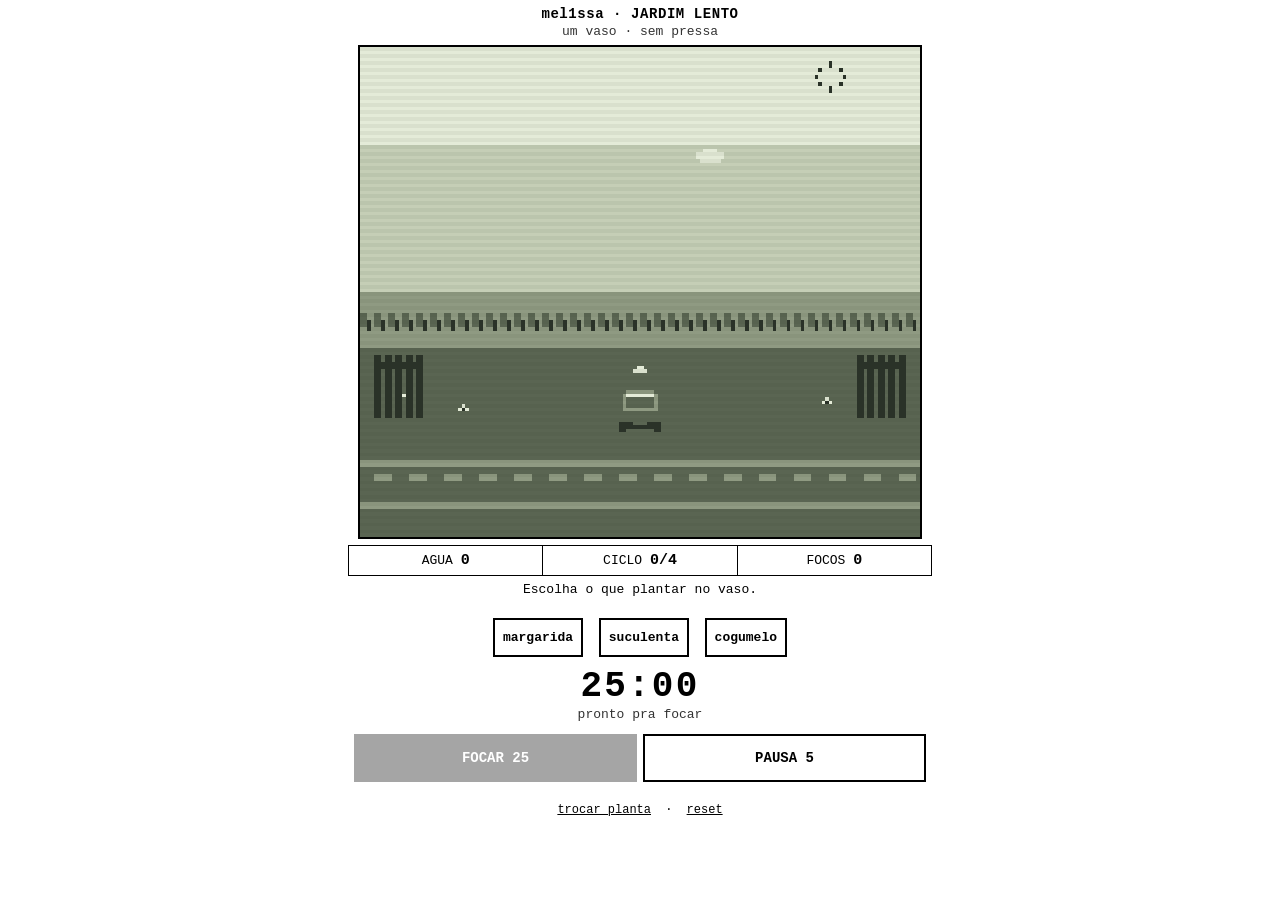
<file: jardim/index.html>
<!DOCTYPE html>
<html lang="pt-BR">
<head>
  <meta charset="UTF-8" />
  <meta name="viewport" content="width=600, initial-scale=1, maximum-scale=1, user-scalable=no" />
  <title>Jardim Lento</title>
  <link rel="stylesheet" href="style.css" />
</head>
<body class="kindle">
  <div class="wrap">
    <p class="brand">mel1ssa · JARDIM LENTO</p>
    <p class="mood" id="mood">um vaso · sem pressa</p>

    <canvas id="garden" width="320" height="280" aria-label="Seu vaso no jardim"></canvas>

    <table class="hud" cellspacing="0" cellpadding="0">
      <tr>
        <td>AGUA <b id="water">0</b></td>
        <td>CICLO <b id="cycle">0/4</b></td>
        <td>FOCOS <b id="total">0</b></td>
      </tr>
    </table>

    <p class="msg" id="hint">Escolha o que plantar.</p>
    <p class="msg event" id="event" hidden></p>

    <div id="plant-bar" class="plant-bar">
      <button type="button" class="btn" data-plant="daisy">margarida</button>
      <button type="button" class="btn" data-plant="succulent">suculenta</button>
      <button type="button" class="btn" data-plant="mushroom">cogumelo</button>
    </div>

    <p class="timer" id="timer">25:00</p>
    <p class="phase" id="phase">pronto pra focar</p>

    <table class="actions" cellspacing="6" cellpadding="0">
      <tr>
        <td><button type="button" class="btn big primary" id="btn-focus">FOCAR 25</button></td>
        <td><button type="button" class="btn big" id="btn-break" disabled>PAUSA 5</button></td>
      </tr>
    </table>
    <p class="center"><button type="button" class="btn link" id="btn-skip" hidden>PULAR</button></p>

    <p class="foot">
      <button type="button" class="btn link" id="btn-replant">trocar planta</button>
      ·
      <button type="button" class="btn link" id="btn-reset">reset</button>
    </p>
  </div>
  <script src="game.js"></script>
</body>
</html>
</file>
<file: jardim/style.css>
/* Kindle 10 (600x800) — sem flex/grid, contraste alto, pouca rolagem */
html, body {
  margin: 0;
  padding: 0;
  background: #fff;
  color: #000;
  font-family: "Courier New", Courier, monospace;
}

body.kindle {
  width: 100%;
  max-width: 600px;
  margin: 0 auto;
}

.wrap {
  padding: 6px 8px 10px;
  box-sizing: border-box;
}

.brand {
  margin: 0;
  font-size: 14px;
  font-weight: bold;
  text-align: center;
  letter-spacing: 0.04em;
}

.mood {
  margin: 2px 0 6px;
  font-size: 13px;
  text-align: center;
  color: #333;
}

#garden {
  display: block;
  width: 100%;
  max-width: 560px;
  height: auto;
  margin: 0 auto 6px;
  border: 2px solid #000;
  background: #c8cfc0;
  image-rendering: -webkit-optimize-contrast;
  image-rendering: pixelated;
}

.hud {
  width: 100%;
  border: 1px solid #000;
  border-collapse: collapse;
  margin: 0 0 6px;
  font-size: 13px;
}

.hud td {
  width: 33%;
  text-align: center;
  padding: 6px 2px;
  border-right: 1px solid #000;
}

.hud td:last-child {
  border-right: none;
}

.hud b {
  font-size: 15px;
}

.msg {
  margin: 0 0 4px;
  min-height: 2.2em;
  font-size: 13px;
  text-align: center;
  line-height: 1.25;
}

.msg.event {
  font-weight: bold;
  border: 1px solid #000;
  padding: 4px;
  background: #eee;
}

.msg.event[hidden],
#btn-skip[hidden],
#plant-bar[hidden] {
  display: none;
}

.plant-bar {
  text-align: center;
  margin: 0 0 6px;
}

.timer {
  margin: 4px 0 0;
  font-size: 36px;
  font-weight: bold;
  text-align: center;
  letter-spacing: 0.06em;
}

.phase {
  margin: 0 0 6px;
  font-size: 13px;
  text-align: center;
  color: #333;
}

.actions {
  width: 100%;
  margin: 0 auto;
}

.actions td {
  width: 50%;
}

.btn {
  font-family: "Courier New", Courier, monospace;
  font-size: 13px;
  font-weight: bold;
  color: #000;
  background: #fff;
  border: 2px solid #000;
  padding: 10px 8px;
  margin: 3px;
  cursor: pointer;
  -webkit-appearance: none;
  appearance: none;
}

.btn.big {
  display: block;
  width: 100%;
  box-sizing: border-box;
  padding: 14px 6px;
  font-size: 14px;
  margin: 0;
}

.btn.primary {
  background: #000;
  color: #fff;
}

.btn:disabled {
  opacity: 0.35;
}

.btn.link {
  border: none;
  background: transparent;
  text-decoration: underline;
  padding: 8px 4px;
  font-weight: normal;
  font-size: 12px;
}

.center, .foot {
  text-align: center;
  margin: 4px 0 0;
  font-size: 12px;
}
</file>
